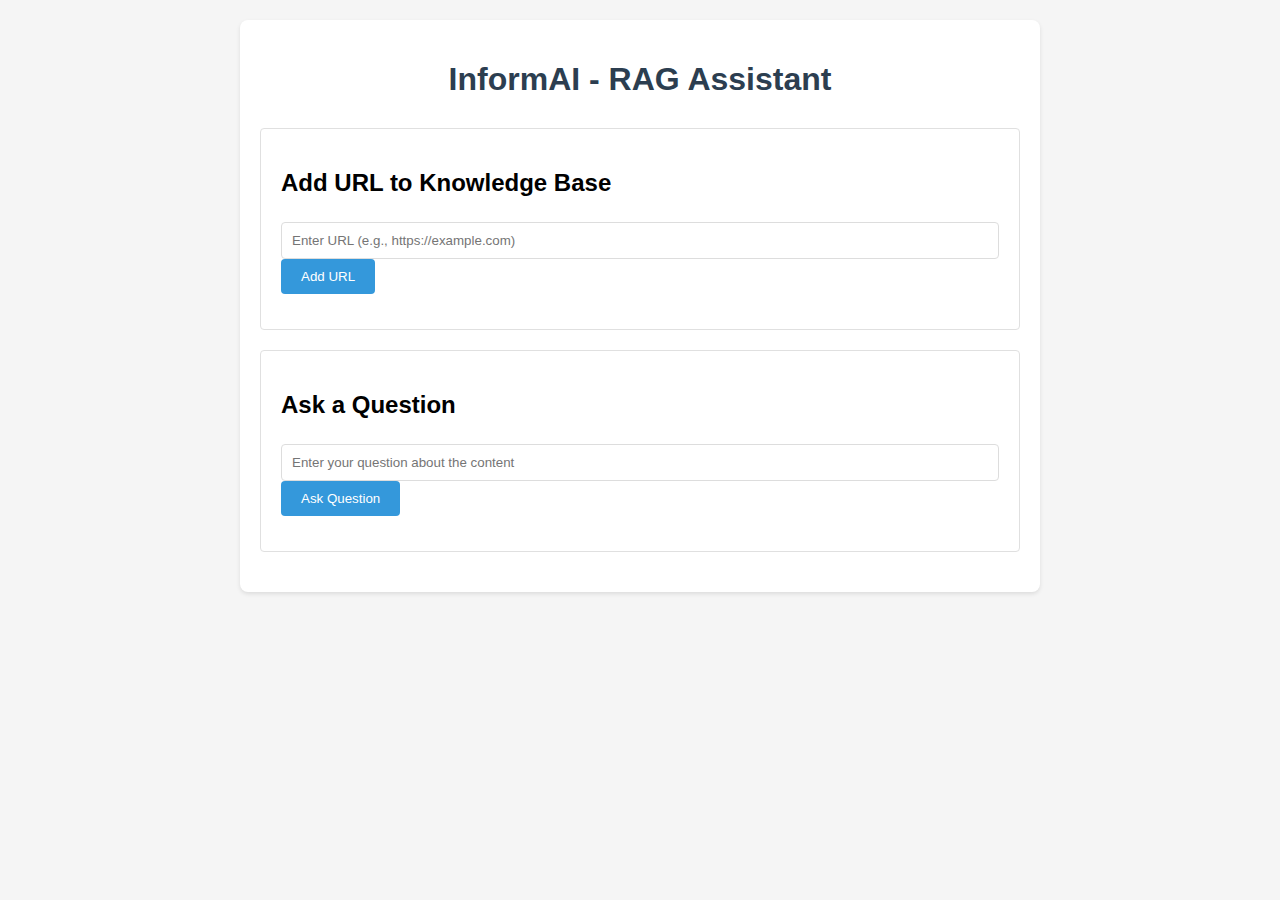
<file: frontend_1/index.html>
<!DOCTYPE html>
<html lang="en">
<head>
    <meta charset="UTF-8">
    <meta name="viewport" content="width=device-width, initial-scale=1.0">
    <title>InformAI - RAG Assistant</title>
    <link rel="stylesheet" href="style.css">
</head>
<body>
    <div class="container">
        <h1>InformAI - RAG Assistant</h1>
        
        <div class="input-section">
            <h2>Add URL to Knowledge Base</h2>
            <div class="input-group">
                <input type="url" id="urlInput" placeholder="Enter URL (e.g., https://example.com)">
                <button onclick="addUrl()">Add URL</button>
            </div>
            <div id="urlResponse" class="response"></div>
        </div>

        <div class="input-section">
            <h2>Ask a Question</h2>
            <div class="input-group">
                <input type="text" id="questionInput" placeholder="Enter your question about the content">
                <button onclick="askQuestion()">Ask Question</button>
            </div>
            <div class="loading" id="loadingIndicator">Processing your request...</div>
            <div id="questionResponse" class="response"></div>
        </div>
    </div>

    <script src="app.js"></script>
</body>
</html>
</file>
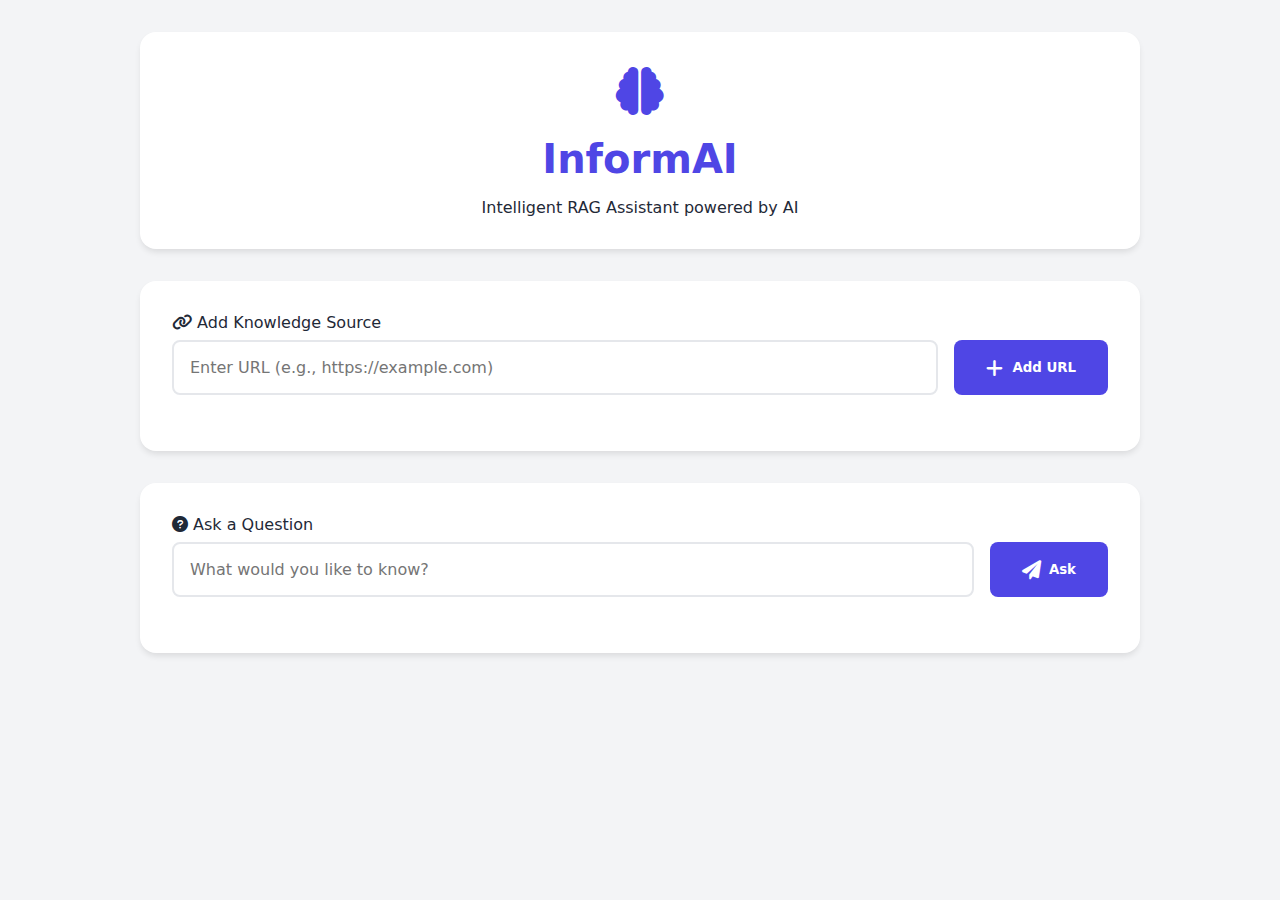
<file: frontend_2/index.html>
<!DOCTYPE html>
<html lang="en">
<head>
    <meta charset="UTF-8">
    <meta name="viewport" content="width=device-width, initial-scale=1.0">
    <title>InformAI - Intelligent RAG Assistant</title>
    <link href="https://cdnjs.cloudflare.com/ajax/libs/font-awesome/6.0.0/css/all.min.css" rel="stylesheet">
    <link href="style.css" rel="stylesheet">
</head>
<body>
    <div class="container">
        <div class="header">
            <div class="logo">
                <i class="fas fa-brain"></i>
            </div>
            <h1>InformAI</h1>
            <p>Intelligent RAG Assistant powered by AI</p>
        </div>

        <div class="card">
            <div class="input-group">
                <label><i class="fas fa-link"></i> Add Knowledge Source</label>
                <div class="input-wrapper">
                    <input type="url" id="urlInput" placeholder="Enter URL (e.g., https://example.com)" autocomplete="off">
                    <button onclick="addUrl()">
                        <i class="fas fa-plus"></i>
                        Add URL
                    </button>
                </div>
            </div>
            <div id="urlResponse"></div>
        </div>

        <div class="card">
            <div class="input-group">
                <label><i class="fas fa-question-circle"></i> Ask a Question</label>
                <div class="input-wrapper">
                    <input type="text" id="questionInput" placeholder="What would you like to know?" autocomplete="off">
                    <button onclick="askQuestion()">
                        <i class="fas fa-paper-plane"></i>
                        Ask
                    </button>
                </div>
            </div>
            <div class="loading" id="loadingIndicator">
                <div class="loading-spinner"></div>
                <span>Processing your request...</span>
            </div>
            <div id="questionResponse"></div>
        </div>
    </div>
    <script src="app.js"></script>
</body>
</html>
</file>
<file: frontend_1/style.css>
body {
    font-family: Arial, sans-serif;
    max-width: 800px;
    margin: 0 auto;
    padding: 20px;
    background-color: #f5f5f5;
}

.container {
    background-color: white;
    padding: 20px;
    border-radius: 8px;
    box-shadow: 0 2px 4px rgba(0, 0, 0, 0.1);
}

h1 {
    color: #2c3e50;
    text-align: center;
    margin-bottom: 30px;
}

.input-section {
    margin-bottom: 20px;
    padding: 20px;
    border: 1px solid #e0e0e0;
    border-radius: 4px;
}

.input-group {
    margin-bottom: 15px;
}

input[type="text"], input[type="url"] {
    width: 100%;
    padding: 10px;
    margin-top: 5px;
    border: 1px solid #ddd;
    border-radius: 4px;
    box-sizing: border-box;
}

button {
    background-color: #3498db;
    color: white;
    padding: 10px 20px;
    border: none;
    border-radius: 4px;
    cursor: pointer;
    transition: background-color 0.3s;
    
}

button:hover {
    background-color: #2980b9;
}

#response {
    margin-top: 20px;
    padding: 15px;
    border-left: 4px solid #3498db;
    background-color: #f8f9fa;
}

.error {
    color: #e74c3c;
    margin-top: 5px;
}

.loading {
    text-align: center;
    color: #7f8c8d;
    margin: 10px 0;
    display: none;
}

.documents {
    margin-top: 15px;
    padding: 10px;
    background-color: #f0f4f8;
    border-radius: 4px;
}
</file>
<file: frontend_2/style.css>
:root {
    --primary: #4f46e5;
    --primary-dark: #4338ca;
    --secondary: #818cf8;
    --background: #f3f4f6;
    --card: #ffffff;
    --text: #1f2937;
    --error: #ef4444;
    --success: #22c55e;
}

* {
    margin: 0;
    padding: 0;
    box-sizing: border-box;
    font-family: 'Segoe UI', system-ui, sans-serif;
}

body {
    background: var(--background);
    color: var(--text);
    min-height: 100vh;
    display: flex;
    flex-direction: column;
    align-items: center;
}

.container {
    width: 90%;
    max-width: 1000px;
    margin: 2rem auto;
}

.header {
    text-align: center;
    margin-bottom: 2rem;
    padding: 2rem;
    background: var(--card);
    border-radius: 1rem;
    box-shadow: 0 4px 6px -1px rgba(0, 0, 0, 0.1);
    animation: slideDown 0.5s ease-out;
}

.header h1 {
    font-size: 2.5rem;
    color: var(--primary);
    margin-bottom: 1rem;
}

.logo {
    font-size: 3rem;
    color: var(--primary);
    margin-bottom: 1rem;
}

.card {
    background: var(--card);
    border-radius: 1rem;
    padding: 2rem;
    margin-bottom: 2rem;
    box-shadow: 0 4px 6px -1px rgba(0, 0, 0, 0.1);
    transition: transform 0.3s ease;
    animation: slideUp 0.5s ease-out;
}

.card:hover {
    transform: translateY(-5px);
}

.input-group {
    margin-bottom: 1.5rem;
}

.input-group label {
    display: block;
    margin-bottom: 0.5rem;
    font-weight: 500;
}

.input-wrapper {
    position: relative;
    display: flex;
    gap: 1rem;
}

input {
    flex: 1;
    padding: 1rem;
    border: 2px solid #e5e7eb;
    border-radius: 0.5rem;
    font-size: 1rem;
    transition: all 0.3s ease;
}

input:focus {
    outline: none;
    border-color: var(--primary);
    box-shadow: 0 0 0 3px rgba(79, 70, 229, 0.1);
}

button {
    background: var(--primary);
    color: white;
    border: none;
    padding: 1rem 2rem;
    border-radius: 0.5rem;
    font-weight: 600;
    cursor: pointer;
    transition: all 0.3s ease;
    display: flex;
    align-items: center;
    gap: 0.5rem;
}

button:hover {
    background: var(--primary-dark);
    transform: translateY(-2px);
}

button i {
    font-size: 1.2rem;
}

.response {
    margin-top: 1.5rem;
    padding: 1.5rem;
    border-radius: 0.5rem;
    background: #f8fafc;
    border-left: 4px solid var(--primary);
    animation: fadeIn 0.5s ease-out;
}

.documents {
    margin-top: 1rem;
    padding: 1rem;
    background: #f1f5f9;
    border-radius: 0.5rem;
}

.documents ul {
    list-style: none;
    padding: 0;
}

.documents li {
    padding: 0.75rem;
    border-bottom: 1px solid #e2e8f0;
}

.documents li:last-child {
    border-bottom: none;
}

.loading {
    display: none;
    align-items: center;
    justify-content: center;
    gap: 1rem;
    padding: 1rem;
    color: var(--primary);
}

.loading-spinner {
    width: 2rem;
    height: 2rem;
    border: 3px solid #f3f3f3;
    border-top: 3px solid var(--primary);
    border-radius: 50%;
    animation: spin 1s linear infinite;
}

.success {
    color: var(--success);
    padding: 1rem;
    border-radius: 0.5rem;
    background: #f0fdf4;
    border-left: 4px solid var(--success);
}

.error {
    color: var(--error);
    padding: 1rem;
    border-radius: 0.5rem;
    background: #fef2f2;
    border-left: 4px solid var(--error);
}

@keyframes spin {
    0% { transform: rotate(0deg); }
    100% { transform: rotate(360deg); }
}

@keyframes slideDown {
    from { transform: translateY(-20px); opacity: 0; }
    to { transform: translateY(0); opacity: 1; }
}

@keyframes slideUp {
    from { transform: translateY(20px); opacity: 0; }
    to { transform: translateY(0); opacity: 1; }
}

@keyframes fadeIn {
    from { opacity: 0; }
    to { opacity: 1; }
}

/* Dark mode styles */
@media (prefers-color-scheme: dark) {
    :root {
        --background: #1a1b1e;
        --card: #2a2b2e;
        --text: #e5e7eb;
    }

    input {
        background: #3a3b3e;
        border-color: #4a4b4e;
        color: var(--text);
    }

    .documents {
        background: #3a3b3e;
    }

    .documents li {
        border-color: #4a4b4e;
    }

    .response {
        background: #2a2b2e;
    }
}

/* Responsive design */
@media (max-width: 768px) {
    .container {
        width: 95%;
    }

    .input-wrapper {
        flex-direction: column;
    }

    button {
        width: 100%;
        justify-content: center;
    }
}
</file>
